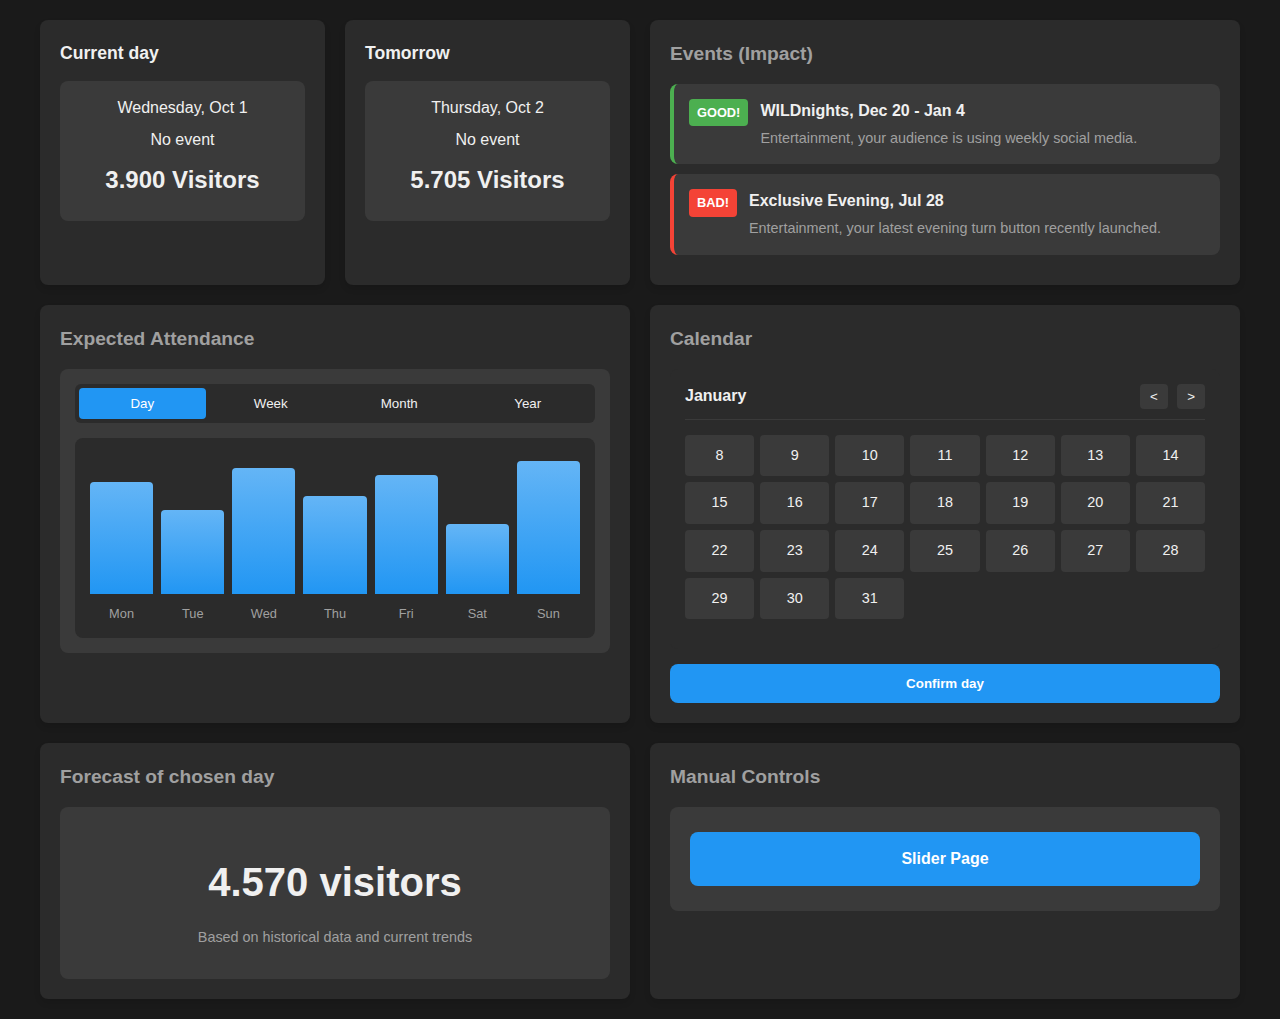
<file: templates/Dashboard.html>
<!DOCTYPE html>
<html lang="en">
<head>
    <meta charset="UTF-8">
    <meta name="viewport" content="width=device-width, initial-scale=1.0">
    <title>Wildlands Dashboard</title>
    <link rel="stylesheet" href="../css/style.css">
</head>
<body>
    <div class="container">
        <div class="widget current-day">
            <h3>Current day</h3>
            <div class="content-box">
                <p>Wednesday, Oct 1</p>
                <p>No event</p>
                <p class="visitor-count">3.900 Visitors</p>
            </div>
        </div>
        
        <div class="widget tomorrow">
            <h3>Tomorrow</h3>
            <div class="content-box">
                <p>Thursday, Oct 2</p>
                <p>No event</p>
                <p class="visitor-count">5.705 Visitors</p>
            </div>
        </div>
        
        <div class="widget events">
            <h3>Events (Impact)</h3>
            <div class="event good">
                <span class="event-status">GOOD!</span>
                <div class="event-content">
                    <p class="event-title">WILDnights, Dec 20 - Jan 4</p>
                    <p class="event-description">Entertainment, your audience is using weekly social media.</p>
                </div>
            </div>
            <div class="event bad">
                <span class="event-status">BAD!</span>
                <div class="event-content">
                    <p class="event-title">Exclusive Evening, Jul 28</p>
                    <p class="event-description">Entertainment, your latest evening turn button recently launched.</p>
                </div>
            </div>
        </div>

        <div class="widget attendance-chart">
            <h3>Expected Attendance</h3>
            <div class="content-box">
                <div class="chart-options">
                    <button class="active">Day</button>
                    <button>Week</button>
                    <button>Month</button>
                    <button>Year</button>
                </div>
                <div class="chart-area">
                    <!-- Simple bar chart representation -->
                    <div class="chart-bars">
                        <div class="bar" style="height: 80%"></div>
                        <div class="bar" style="height: 60%"></div>
                        <div class="bar" style="height: 90%"></div>
                        <div class="bar" style="height: 70%"></div>
                        <div class="bar" style="height: 85%"></div>
                        <div class="bar" style="height: 50%"></div>
                        <div class="bar" style="height: 95%"></div>
                    </div>
                    <div class="chart-labels">
                        <span>Mon</span>
                        <span>Tue</span>
                        <span>Wed</span>
                        <span>Thu</span>
                        <span>Fri</span>
                        <span>Sat</span>
                        <span>Sun</span>
                    </div>
                </div>
            </div>
        </div>

        <div class="widget calendar">
            <h3>Calendar</h3>
            <div class="content-box">
                <div class="calendar-header">
                    <div class="calendar-month">January</div>
                    <div class="calendar-nav">
                        <button>&lt;</button>
                        <button>&gt;</button>
                    </div>
                </div>
                <div class="calendar-grid">
                    <!-- Calendar days would be generated dynamically -->
                    <div class="calendar-day">8</div>
                    <div class="calendar-day">9</div>
                    <div class="calendar-day">10</div>
                    <div class="calendar-day">11</div>
                    <div class="calendar-day">12</div>
                    <div class="calendar-day">13</div>
                    <div class="calendar-day">14</div>
                    <div class="calendar-day">15</div>
                    <div class="calendar-day">16</div>
                    <div class="calendar-day">17</div>
                    <div class="calendar-day">18</div>
                    <div class="calendar-day">19</div>
                    <div class="calendar-day">20</div>
                    <div class="calendar-day">21</div>
                    <div class="calendar-day">22</div>
                    <div class="calendar-day">23</div>
                    <div class="calendar-day">24</div>
                    <div class="calendar-day">25</div>
                    <div class="calendar-day">26</div>
                    <div class="calendar-day">27</div>
                    <div class="calendar-day">28</div>
                    <div class="calendar-day">29</div>
                    <div class="calendar-day">30</div>
                    <div class="calendar-day">31</div>
                </div>
            </div>
            <button class="confirm-button">Confirm day</button>
        </div>

        <div class="widget forecast">
            <h3>Forecast of chosen day</h3>
            <div class="content-box forecast-box">
                <p class="visitor-count">4.570 visitors</p>
                <p class="forecast-note">Based on historical data and current trends</p>
            </div>
        </div>
        
        <div class="widget manual-link">
            <h3>Manual Controls</h3>
            <div class="content-box link-box">
                <a href="Slider.html" class="manual-button">Slider Page</a>
            </div>
        </div>
    </div>

    <script src="script.js"></script>
</body>
</html>
</file>
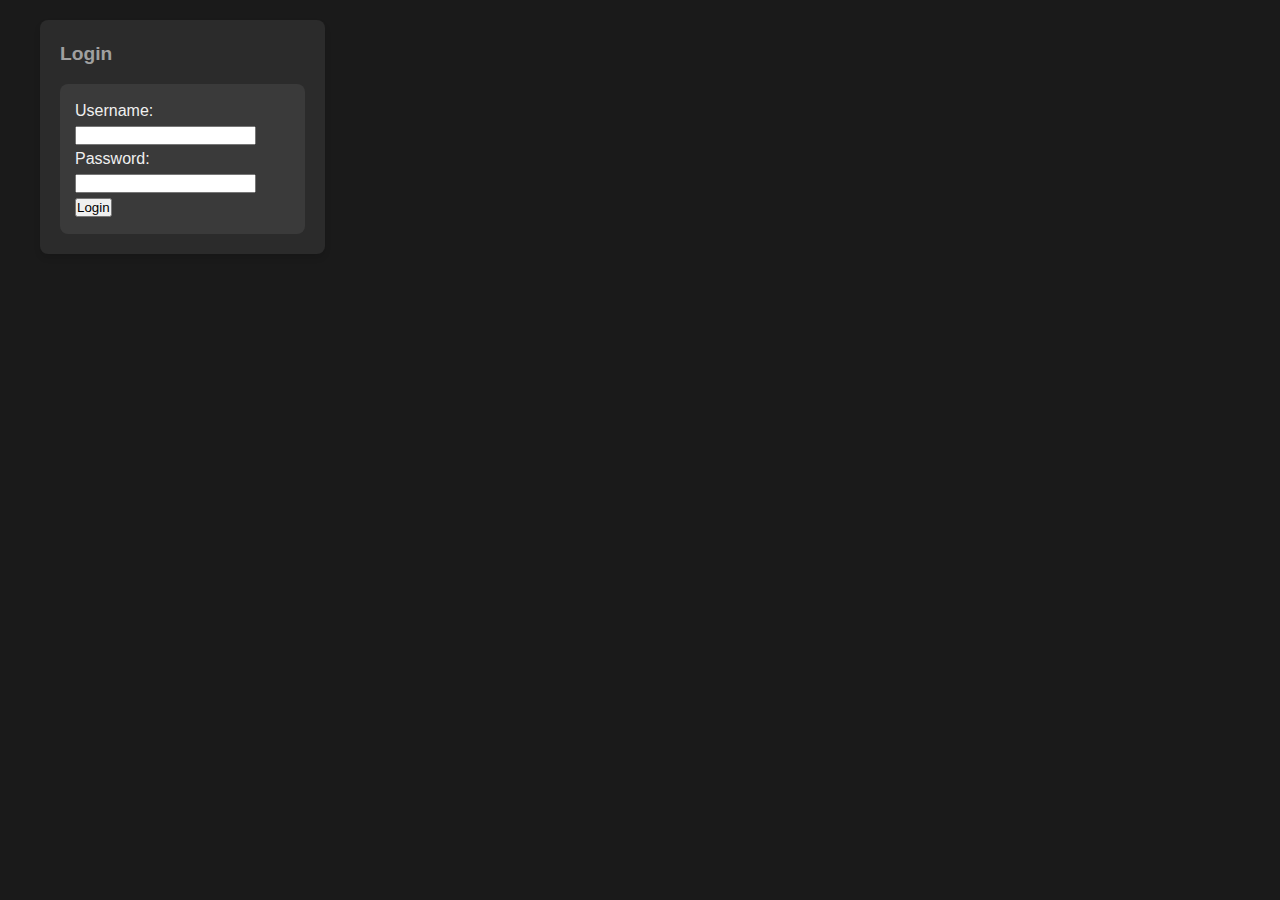
<file: templates/Loginpage.html>
<!DOCTYPE html>
<html lang="en">
<head>
    <meta charset="UTF-8">
    <meta name="viewport" content="width=device-width, initial-scale=1.0">
    <title>Login Page</title>
    <link rel="stylesheet" href="../static/style.css">
</head>
<body class="login-page">
    <div class="container">
        <div class="widget login-widget">
            <h3>Login</h3>
            <div class="content-box">
                <form action="/login" method="post">
                    <div class="form-group">
                        <label for="username">Username:</label>
                        <input type="text" id="username" name="username" required>
                    </div>
                    <div class="form-group">
                        <label for="password">Password:</label>
                        <input type="password" id="password" name="password" required>
                    </div>
                    <button type="submit" class="login-button">Login</button>
                </form>
            </div>
        </div>
    </div>
</body>
</html>
</file>
<file: css/style.css>
:root {
    --bg-dark: #1a1a1a;
    --bg-widget: #2b2b2b;
    --bg-event: #3a3a3a;
    --bg-content: #3a3a3a;
    --text-light: #f0f0f0;
    --text-secondary: #a0a0a0;
    --accent-green: #4CAF50;
    --accent-red: #F44336;
    --accent-blue: #2196F3;
    --border-radius: 8px;
}

* {
    margin: 0;
    padding: 0;
    box-sizing: border-box;
}

body {
    background-color: var(--bg-dark);
    color: var(--text-light);
    font-family: 'Segoe UI', Tahoma, Geneva, Verdana, sans-serif;
    line-height: 1.5;
    padding: 20px;
}

.container {
    display: grid;
    grid-template-columns: repeat(4, 1fr);
    grid-template-rows: auto auto auto;
    gap: 20px;
    max-width: 1200px;
    margin: 0 auto;
}

.widget {
    background-color: var(--bg-widget);
    border-radius: var(--border-radius);
    padding: 20px;
    box-shadow: 0 4px 6px rgba(0, 0, 0, 0.1);
}

.current-day {
    grid-column: 1 / 2;
    grid-row: 1 / 2;
}

.tomorrow {
    grid-column: 2 / 3;
    grid-row: 1 / 2;
}

.events {
    grid-column: 3 / 5;
    grid-row: 1 / 2;
}

.attendance-chart {
    grid-column: 1 / 3;
    grid-row: 2 / 3;
}

.calendar {
    grid-column: 3 / 5;
    grid-row: 2 / 3;
}

.forecast {
    grid-column: 1 / 3;
    grid-row: 3 / 4;
}

.manual-link {
    grid-column: 3 / 5;
    grid-row: 3 / 4;
}

h3 {
    margin-bottom: 15px;
    font-size: 1.2rem;
    color: var(--text-secondary);
}

/* Content boxes - the grey boxes inside containers */
.content-box {
    background-color: var(--bg-content);
    border-radius: var(--border-radius);
    padding: 15px;
    margin-top: 10px;
}

.current-day .content-box, .tomorrow .content-box {
    text-align: center;
}

.current-day h3, .tomorrow h3 {
    color: var(--text-light);
    font-size: 1.1rem;
}

.current-day p, .tomorrow p {
    margin-bottom: 8px;
}

.visitor-count {
    font-size: 1.5rem;
    font-weight: bold;
    margin-top: 10px;
    color: var(--text-light);
}

/* Events styling */
.event {
    background-color: var(--bg-content);
    border-radius: var(--border-radius);
    padding: 15px;
    margin-bottom: 10px;
    display: flex;
    align-items: flex-start;
    gap: 12px;
}

.event.good {
    border-left: 4px solid var(--accent-green);
}

.event.bad {
    border-left: 4px solid var(--accent-red);
}

.event-status {
    font-weight: bold;
    padding: 4px 8px;
    border-radius: 4px;
    font-size: 0.8rem;
    white-space: nowrap;
}

.good .event-status {
    background-color: var(--accent-green);
    color: white;
}

.bad .event-status {
    background-color: var(--accent-red);
    color: white;
}

.event-content {
    flex: 1;
}

.event-title {
    font-weight: bold;
    margin-bottom: 5px;
    color: var(--text-light);
}

.event-description {
    font-size: 0.9rem;
    color: var(--text-secondary);
}

/* Chart styling */
.chart-options {
    display: flex;
    margin-bottom: 15px;
    background-color: var(--bg-widget);
    border-radius: 6px;
    padding: 4px;
    gap: 2px;
}

.chart-options button {
    background-color: transparent;
    border: none;
    color: var(--text-light);
    padding: 8px 12px;
    cursor: pointer;
    transition: all 0.3s;
    border-radius: 4px;
    flex: 1;
}

.chart-options button.active {
    background-color: var(--accent-blue);
    color: white;
}

.chart-area {
    height: 200px;
    background-color: var(--bg-widget);
    border-radius: var(--border-radius);
    padding: 15px;
    display: flex;
    flex-direction: column;
    justify-content: flex-end;
}

.chart-bars {
    display: flex;
    justify-content: space-between;
    align-items: flex-end;
    height: 140px;
    margin-bottom: 10px;
    gap: 8px;
}

.bar {
    background: linear-gradient(to top, var(--accent-blue), #64b5f6);
    border-radius: 4px 4px 0 0;
    flex: 1;
    min-width: 30px;
    transition: height 0.3s ease;
}

.chart-labels {
    display: flex;
    justify-content: space-between;
    color: var(--text-secondary);
    font-size: 0.8rem;
    gap: 8px;
}

.chart-labels span {
    flex: 1;
    text-align: center;
}

/* Calendar styling */
.calendar .content-box {
    background-color: var(--bg-widget);
}

.calendar-grid {
    display: grid;
    grid-template-columns: repeat(7, 1fr);
    gap: 6px;
    margin-bottom: 15px;
}

.calendar-day {
    background-color: var(--bg-content);
    border-radius: 4px;
    padding: 10px 5px;
    text-align: center;
    cursor: pointer;
    transition: all 0.2s;
    font-size: 0.9rem;
}

.calendar-day:hover {
    background-color: var(--accent-blue);
    transform: translateY(-2px);
}

.calendar-day.selected {
    background-color: var(--accent-blue);
    font-weight: bold;
    transform: translateY(-2px);
}

.calendar-header {
    display: flex;
    justify-content: space-between;
    align-items: center;
    margin-bottom: 15px;
    padding-bottom: 10px;
    border-bottom: 1px solid var(--bg-content);
}

.calendar-month {
    font-weight: bold;
    color: var(--text-light);
}

.calendar-nav button {
    background-color: var(--bg-content);
    border: none;
    color: var(--text-light);
    padding: 5px 10px;
    border-radius: 4px;
    cursor: pointer;
    margin-left: 5px;
}

.calendar-nav button:hover {
    background-color: var(--accent-blue);
}

/* Forecast styling */
.forecast-box {
    text-align: center;
    padding: 30px 20px;
}

.forecast .visitor-count {
    font-size: 2.5rem;
    margin: 15px 0;
}

.forecast-note {
    color: var(--text-secondary);
    font-size: 0.9rem;
}

/* Manual link styling */
.link-box {
    text-align: center;
    padding: 25px 20px;
}

.manual-button {
    background-color: var(--accent-blue);
    color: white;
    text-decoration: none;
    padding: 15px 30px;
    border-radius: var(--border-radius);
    font-weight: bold;
    transition: all 0.3s;
    display: inline-block;
    text-align: center;
    width: 100%;
}

.manual-button:hover {
    background-color: #1976D2;
    transform: translateY(-2px);
    box-shadow: 0 4px 12px rgba(33, 150, 243, 0.3);
}

.confirm-button {
    background-color: var(--accent-blue);
    color: white;
    border: none;
    padding: 12px 20px;
    border-radius: var(--border-radius);
    cursor: pointer;
    font-weight: bold;
    width: 100%;
    margin-top: 15px;
    transition: all 0.3s;
}

.confirm-button:hover {
    background-color: #1976D2;
    transform: translateY(-2px);
}

@media (max-width: 768px) {
    .container {
        grid-template-columns: 1fr;
        grid-template-rows: auto;
    }
    
    .widget {
        grid-column: 1 / -1 !important;
        grid-row: auto !important;
    }
    
    .chart-bars {
        gap: 4px;
    }
    
    .bar {
        min-width: 20px;
    }
}
</file>
<file: static/style.css>
:root {
    --bg-dark: #1a1a1a;
    --bg-widget: #2b2b2b;
    --bg-event: #3a3a3a;
    --bg-content: #3a3a3a;
    --text-light: #f0f0f0;
    --text-secondary: #a0a0a0;
    --accent-green: #4CAF50;
    --accent-red: #F44336;
    --accent-blue: #2196F3;
    --border-radius: 8px;
}

* {
    margin: 0;
    padding: 0;
    box-sizing: border-box;
}

body {
    background-color: var(--bg-dark);
    color: var(--text-light);
    font-family: 'Segoe UI', Tahoma, Geneva, Verdana, sans-serif;
    line-height: 1.5;
    padding: 20px;
}

.container {
    display: grid;
    grid-template-columns: repeat(4, 1fr);
    grid-template-rows: auto auto auto;
    gap: 20px;
    max-width: 1200px;
    margin: 0 auto;
}

.widget {
    background-color: var(--bg-widget);
    border-radius: var(--border-radius);
    padding: 20px;
    box-shadow: 0 4px 6px rgba(0, 0, 0, 0.1);
}

.current-day {
    grid-column: 1 / 2;
    grid-row: 1 / 2;
}

.tomorrow {
    grid-column: 2 / 3;
    grid-row: 1 / 2;
}

.events {
    grid-column: 3 / 5;
    grid-row: 1 / 2;
}

.attendance-chart {
    grid-column: 1 / 3;
    grid-row: 2 / 3;
}

.calendar {
    grid-column: 3 / 5;
    grid-row: 2 / 3;
}

.forecast {
    grid-column: 3 / 5;   
    grid-row: 2 / 3;      
}
.manual-link {
    grid-column: 3 / 5;
    grid-row: 3 / 4;
}

h3 {
    margin-bottom: 15px;
    font-size: 1.2rem;
    color: var(--text-secondary);
}

/* Content boxes - the grey boxes inside containers */
.content-box {
    background-color: var(--bg-content);
    border-radius: var(--border-radius);
    padding: 15px;
    margin-top: 10px;
}

.current-day .content-box, .tomorrow .content-box {
    text-align: center;
}

.current-day h3, .tomorrow h3 {
    color: var(--text-light);
    font-size: 1.1rem;
}

.current-day p, .tomorrow p {
    margin-bottom: 8px;
}

.visitor-count {
    font-size: 1.5rem;
    font-weight: bold;
    margin-top: 10px;
    color: var(--text-light);
}

/* Events styling */
.event {
    background-color: var(--bg-content);
    border-radius: var(--border-radius);
    padding: 15px;
    margin-bottom: 10px;
    display: flex;
    align-items: flex-start;
    gap: 12px;
}

.event.good {
    border-left: 4px solid var(--accent-green);
}

.event.bad {
    border-left: 4px solid var(--accent-red);
}

.event-status {
    font-weight: bold;
    padding: 4px 8px;
    border-radius: 4px;
    font-size: 0.8rem;
    white-space: nowrap;
}

.good .event-status {
    background-color: var(--accent-green);
    color: white;
}

.bad .event-status {
    background-color: var(--accent-red);
    color: white;
}

.event-content {
    flex: 1;
}

.event-title {
    font-weight: bold;
    margin-bottom: 5px;
    color: var(--text-light);
}

.event-description {
    font-size: 0.9rem;
    color: var(--text-secondary);
}

/* Chart styling */
.chart-options {
    display: flex;
    margin-bottom: 15px;
    background-color: var(--bg-widget);
    border-radius: 6px;
    padding: 4px;
    gap: 2px;
}

.chart-options button {
    background-color: transparent;
    border: none;
    color: var(--text-light);
    padding: 8px 12px;
    cursor: pointer;
    transition: all 0.3s;
    border-radius: 4px;
    flex: 1;
}

.chart-options button.active {
    background-color: var(--accent-blue);
    color: white;
}

.chart-area {
    height: 200px;
    background-color: var(--bg-widget);
    border-radius: var(--border-radius);
    padding: 15px;
    display: flex;
    flex-direction: column;
    justify-content: flex-end;
}

.chart-bars {
    display: flex;
    justify-content: space-between;
    align-items: flex-end;
    height: 140px;
    margin-bottom: 10px;
    gap: 8px;
}

.bar {
    background: linear-gradient(to top, var(--accent-blue), #64b5f6);
    border-radius: 4px 4px 0 0;
    flex: 1;
    min-width: 30px;
    transition: height 0.3s ease;
}

.chart-labels {
    display: flex;
    justify-content: space-between;
    color: var(--text-secondary);
    font-size: 0.8rem;
    gap: 8px;
}

.chart-labels span {
    flex: 1;
    text-align: center;
}

/* Calendar styling */
.calendar .content-box {
    background-color: var(--bg-widget);
}

.calendar-grid {
    display: grid;
    grid-template-columns: repeat(7, 1fr);
    gap: 6px;
    margin-bottom: 15px;
}

.calendar-day {
    background-color: var(--bg-content);
    border-radius: 4px;
    padding: 10px 5px;
    text-align: center;
    cursor: pointer;
    transition: all 0.2s;
    font-size: 0.9rem;
}

.calendar-day:hover {
    background-color: var(--accent-blue);
    transform: translateY(-2px);
}

.calendar-day.selected {
    background-color: var(--accent-blue);
    font-weight: bold;
    transform: translateY(-2px);
}

.calendar-header {
    display: flex;
    justify-content: space-between;
    align-items: center;
    margin-bottom: 15px;
    padding-bottom: 10px;
    border-bottom: 1px solid var(--bg-content);
}

.calendar-month {
    font-weight: bold;
    color: var(--text-light);
}

.calendar-nav button {
    background-color: var(--bg-content);
    border: none;
    color: var(--text-light);
    padding: 5px 10px;
    border-radius: 4px;
    cursor: pointer;
    margin-left: 5px;
}

.calendar-nav button:hover {
    background-color: var(--accent-blue);
}

/* Forecast styling */
.forecast-box {
    text-align: center;
    padding: 30px 20px;
}

.forecast .visitor-count {
    font-size: 2.5rem;
    margin: 15px 0;
}

.forecast-note {
    color: var(--text-secondary);
    font-size: 0.9rem;
}

/* Manual link styling */
.link-box {
    text-align: center;
    padding: 25px 20px;
}

.manual-button {
    background-color: var(--accent-blue);
    color: white;
    text-decoration: none;
    padding: 15px 30px;
    border-radius: var(--border-radius);
    font-weight: bold;
    transition: all 0.3s;
    display: inline-block;
    text-align: center;
    width: 100%;
}

.manual-button:hover {
    background-color: #1976D2;
    transform: translateY(-2px);
    box-shadow: 0 4px 12px rgba(33, 150, 243, 0.3);
}

.confirm-button {
    background-color: var(--accent-blue);
    color: white;
    border: none;
    padding: 12px 20px;
    border-radius: var(--border-radius);
    cursor: pointer;
    font-weight: bold;
    width: 100%;
    margin-top: 15px;
    transition: all 0.3s;
}

.confirm-button:hover {
    background-color: #1976D2;
    transform: translateY(-2px);
}


.attendance-chart #attendanceChart {
    width: 100%;
    height: 250px;
    min-height: 250px;
}


@media (max-width: 768px) {
    .container {
        grid-template-columns: 1fr;
        grid-template-rows: auto;
    }
    
    .widget {
        grid-column: 1 / -1 !important;
        grid-row: auto !important;
    }
    
    .chart-bars {
        gap: 4px;
    }
    
    .bar {
        min-width: 20px;
    }
}

.calendar-weekdays {
    display: grid;
    grid-template-columns: repeat(7, 1fr);
    text-align: center;
    font-weight: bold;
    color: var(--text-secondary);
    margin-bottom: 8px;
    font-size: 0.85rem;
}
</file>
